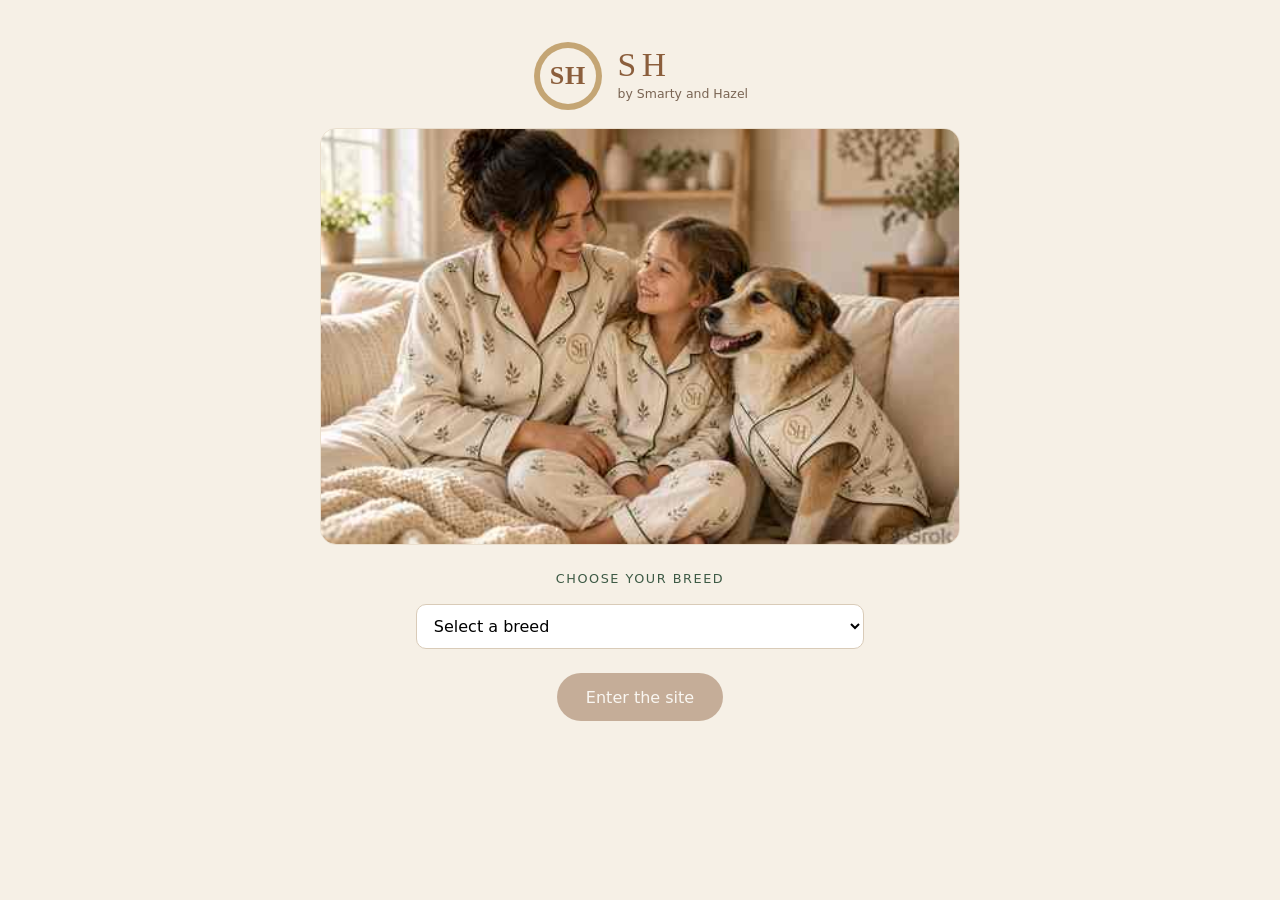
<file: profile.html>
<!DOCTYPE html>
<html lang="en">
<head>
  <meta charset="UTF-8" />
  <meta name="viewport" content="width=device-width, initial-scale=1" />
  <meta name="theme-color" content="#8b5e3c" />
  <meta name="apple-mobile-web-app-capable" content="yes" />
  <meta name="apple-mobile-web-app-title" content="SH" />
  <title>Your dog · SH</title>
  <link rel="manifest" href="manifest.json" />
  <link rel="icon" href="icon.svg" type="image/svg+xml" />
  <link rel="apple-touch-icon" href="icon.svg" />
  <link rel="stylesheet" href="css/styles.css" />
</head>
<body class="profile-page">
  <div class="wrap profile-wrap">
    <div class="logo-lockup" aria-label="SH by Smarty and Hazel">
      <svg class="logo-mark sh-mark" viewBox="0 0 72 72" width="72" height="72" aria-hidden="true">
        <circle cx="36" cy="36" r="34" fill="#c4a574"/>
        <circle cx="36" cy="36" r="28" fill="#f6f0e6"/>
        <text x="36" y="44" text-anchor="middle" font-family="Georgia, Times New Roman, serif" font-size="26" font-weight="700" fill="#8b5e3c" letter-spacing="1">SH</text>
      </svg>
      <div>
        <div class="logo-name">SH</div>
        <div class="logo-by">by Smarty and Hazel</div>
      </div>
    </div>

    <div class="preview family-shot">
      <img id="family-img" alt="Family and dog in matching SH pyjamas" />
    </div>

    <label class="breed-label" for="breed">Choose your breed</label>
    <select id="breed">
      <option value="">Select a breed</option>
      <option value="french-bulldog">French Bulldog</option>
      <option value="labrador">Labrador Retriever</option>
      <option value="golden-retriever">Golden Retriever</option>
      <option value="german-shepherd">German Shepherd</option>
      <option value="poodle">Poodle</option>
      <option value="bulldog">Bulldog</option>
      <option value="beagle">Beagle</option>
      <option value="rottweiler">Rottweiler</option>
      <option value="german-shorthaired-pointer">German Shorthaired Pointer</option>
      <option value="dachshund">Dachshund</option>
      <option value="corgi">Pembroke Welsh Corgi</option>
      <option value="australian-shepherd">Australian Shepherd</option>
      <option value="yorkshire-terrier">Yorkshire Terrier</option>
      <option value="cavalier">Cavalier King Charles Spaniel</option>
      <option value="doberman">Doberman Pinscher</option>
      <option value="boxer">Boxer</option>
      <option value="miniature-schnauzer">Miniature Schnauzer</option>
      <option value="border-collie">Border Collie</option>
      <option value="siberian-husky">Siberian Husky</option>
      <option value="shih-tzu">Shih Tzu</option>
    </select>

    <button class="btn enter" id="enter" type="button" disabled>Enter the site</button>
  </div>

  <script src="js/app.js"></script>
  <script>
    window._FAM = window._FAM || [];
    function showFamily() {
      const parts = (window._FAM || []).filter(Boolean);
      if (parts.length) {
        const uri = parts.join("");
        if (uri.indexOf("data:image") === 0) {
          document.getElementById("family-img").src = uri;
        }
      }
    }
    Promise.all([1,2,3,4,5,6].map(function (n) {
      return new Promise(function (resolve) {
        const s = document.createElement("script");
        s.src = "js/family-" + n + ".js?v=1";
        s.onload = function () { resolve(true); };
        s.onerror = function () { resolve(false); };
        document.body.appendChild(s);
      });
    })).then(showFamily);

    const select = document.getElementById("breed");
    const enter = document.getElementById("enter");
    const saved = localStorage.getItem("shd-breed");
    if (saved) select.value = saved;

    function sync() {
      const key = select.value;
      if (key) {
        localStorage.setItem("shd-breed", key);
        localStorage.setItem("shd-breed-label", select.options[select.selectedIndex].text);
        enter.disabled = false;
      } else {
        localStorage.removeItem("shd-breed");
        localStorage.removeItem("shd-breed-label");
        enter.disabled = true;
      }
    }
    select.addEventListener("change", sync);
    enter.addEventListener("click", function () {
      if (!select.value) return;
      window.location.href = "index.html";
    });
    sync();
  </script>
</body>
</html>
</file>
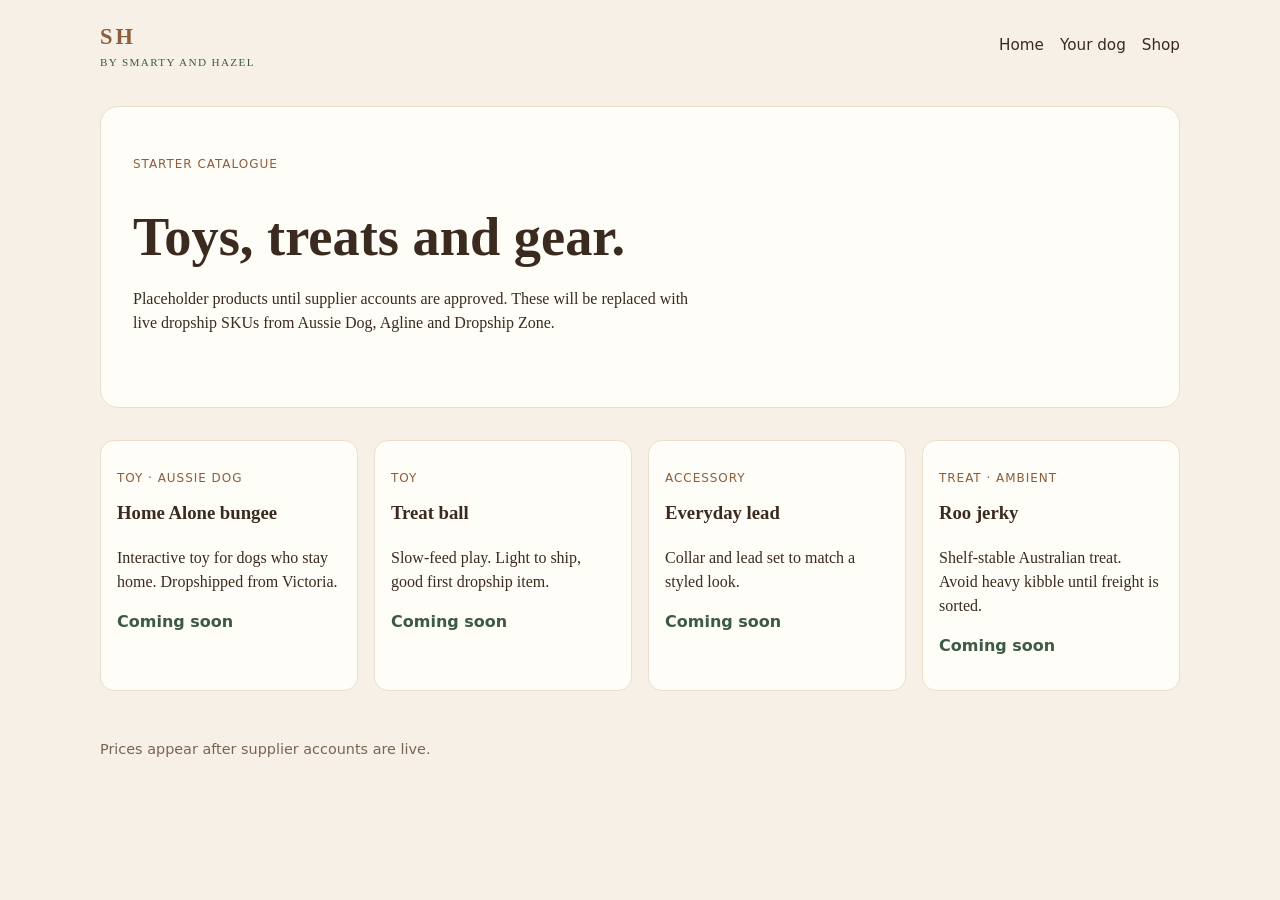
<file: shop.html>
<!DOCTYPE html>
<html lang="en">
<head>
  <meta charset="UTF-8" />
  <meta name="viewport" content="width=device-width, initial-scale=1" />
  <meta name="theme-color" content="#8b5e3c" />
  <meta name="apple-mobile-web-app-capable" content="yes" />
  <meta name="apple-mobile-web-app-title" content="SH" />
  <title>Shop · SH</title>
  <link rel="manifest" href="manifest.json" />
  <link rel="icon" href="icon.svg" type="image/svg+xml" />
  <link rel="apple-touch-icon" href="icon.svg" />
  <link rel="stylesheet" href="css/styles.css" />
</head>
<body>
  <div class="wrap">
    <header>
      <a class="brand" href="index.html">SH<small>by Smarty and Hazel</small></a>
      <nav>
        <a href="index.html">Home</a>
        <a href="profile.html">Your dog</a>
        <a href="shop.html">Shop</a>
      </nav>
    </header>

    <section class="hero">
      <p class="tag">Starter catalogue</p>
      <h1>Toys, treats and gear.</h1>
      <p>Placeholder products until supplier accounts are approved. These will be replaced with live dropship SKUs from Aussie Dog, Agline and Dropship Zone.</p>
    </section>

    <div class="grid">
      <article class="card">
        <p class="tag">Toy · Aussie Dog</p>
        <h3>Home Alone bungee</h3>
        <p>Interactive toy for dogs who stay home. Dropshipped from Victoria.</p>
        <p class="price">Coming soon</p>
      </article>
      <article class="card">
        <p class="tag">Toy</p>
        <h3>Treat ball</h3>
        <p>Slow-feed play. Light to ship, good first dropship item.</p>
        <p class="price">Coming soon</p>
      </article>
      <article class="card">
        <p class="tag">Accessory</p>
        <h3>Everyday lead</h3>
        <p>Collar and lead set to match a styled look.</p>
        <p class="price">Coming soon</p>
      </article>
      <article class="card">
        <p class="tag">Treat · ambient</p>
        <h3>Roo jerky</h3>
        <p>Shelf-stable Australian treat. Avoid heavy kibble until freight is sorted.</p>
        <p class="price">Coming soon</p>
      </article>
    </div>

    <footer>Prices appear after supplier accounts are live.</footer>
  </div>
  <script src="js/app.js"></script>
</body>
</html>
</file>
<file: css/styles.css>
:root {
  --cream: #f6f0e6;
  --ink: #3b2a1f;
  --hazel: #8b5e3c;
  --gold: #c4a574;
  --green: #3d5a45;
  --white: #fffdf8;
}

* { box-sizing: border-box; }
html, body { margin: 0; padding: 0; }
body {
  font-family: Georgia, "Times New Roman", serif;
  background: var(--cream);
  color: var(--ink);
  line-height: 1.5;
}

a { color: var(--green); text-decoration: none; }
img { max-width: 100%; height: auto; }

.wrap { width: min(1080px, calc(100% - 2rem)); margin: 0 auto; }

header {
  display: flex;
  align-items: center;
  justify-content: space-between;
  gap: 1rem;
  padding: 1.25rem 0;
}
.brand { font-weight: 700; letter-spacing: 0.14em; text-transform: uppercase; color: var(--hazel); font-size: 1.4rem; }
.brand small { display: block; font-weight: 400; letter-spacing: 0.12em; font-size: 0.7rem; color: var(--green); }
nav { display: flex; gap: 1rem; font-family: system-ui, sans-serif; font-size: 0.95rem; }
nav a { color: var(--ink); }

.hero {
  background: var(--white);
  border: 1px solid #eadfce;
  border-radius: 18px;
  padding: 3rem 2rem;
  margin: 1rem 0 2rem;
}
.hero h1 { margin: 0 0 0.5rem; font-size: clamp(2rem, 5vw, 3.4rem); }
.hero p { margin: 0 0 1.5rem; max-width: 36rem; }

.sh-hit {
  display: inline-flex;
  align-items: center;
  gap: 0.75rem;
  background: none;
  border: 0;
  padding: 0;
  margin: 0 0 1.25rem;
  cursor: pointer;
  color: var(--hazel);
  font-family: system-ui, sans-serif;
  font-size: 0.85rem;
  letter-spacing: 0.08em;
  text-transform: uppercase;
}
.sh-hit:hover svg { transform: scale(1.04); }
.sh-hit svg { display: block; transition: transform 0.2s ease; }

.btn {
  display: inline-block;
  background: var(--hazel);
  color: white;
  padding: 0.75rem 1.1rem;
  border-radius: 999px;
  font-family: system-ui, sans-serif;
  margin-right: 0.5rem;
  border: 0;
  cursor: pointer;
}
.btn[disabled] { opacity: 0.45; cursor: not-allowed; }
.btn.ghost { background: transparent; color: var(--hazel); border: 1px solid var(--hazel); }

.grid { display: grid; grid-template-columns: repeat(auto-fit, minmax(220px, 1fr)); gap: 1rem; }
.card {
  background: var(--white);
  border: 1px solid #eadfce;
  border-radius: 14px;
  padding: 1rem;
}
.card h3 { margin-top: 0; }
.price { font-family: system-ui, sans-serif; color: var(--green); font-weight: 600; }
.tag { font-family: system-ui, sans-serif; font-size: 0.75rem; color: var(--hazel); text-transform: uppercase; letter-spacing: 0.08em; }

.breed-panel {
  width: min(560px, calc(100% - 2rem));
  border: 1px solid #eadfce;
  border-radius: 18px;
  padding: 1.25rem 1.4rem 1.6rem;
  background: var(--white);
  color: var(--ink);
}
.breed-panel::backdrop { background: rgba(59, 42, 31, 0.45); }
.panel-top {
  display: flex;
  justify-content: space-between;
  align-items: center;
  margin-bottom: 0.75rem;
}
.film { margin-top: 0.25rem; }
.film-video {
  width: 100%;
  display: block;
  border-radius: 12px;
  background: #3b2a1f;
  margin: 0.6rem 0 0.8rem;
  aspect-ratio: 16 / 9;
}
.film-frame {
  min-height: 8rem;
  margin: 0.6rem 0 0.8rem;
  padding: 1rem;
  border-radius: 12px;
  background: #3b2a1f;
  color: #f6f0e6;
  display: flex;
  align-items: center;
}

form { display: grid; gap: 0.75rem; max-width: 28rem; }
input, select, textarea {
  font: inherit;
  padding: 0.7rem 0.8rem;
  border: 1px solid #d9cbb8;
  border-radius: 10px;
  background: white;
}
footer { padding: 3rem 0; color: #7a6554; font-family: system-ui, sans-serif; font-size: 0.9rem; }

.profile-page {
  min-height: 100vh;
  display: flex;
  align-items: flex-start;
}
.profile-wrap {
  width: min(640px, calc(100% - 2rem));
  padding: 2.5rem 0 4rem;
  display: flex;
  flex-direction: column;
  align-items: center;
  text-align: center;
  gap: 1rem;
}
.logo-lockup {
  display: flex;
  align-items: center;
  justify-content: center;
  gap: 0.85rem;
  text-align: left;
}
.logo-name {
  font-size: 2.1rem;
  letter-spacing: 0.16em;
  text-transform: uppercase;
  color: var(--hazel);
  line-height: 1;
}
.logo-by {
  font-family: system-ui, sans-serif;
  font-size: 0.78rem;
  color: #7a6554;
  margin-top: 0.2rem;
}
.breed-label {
  font-family: system-ui, sans-serif;
  font-size: 0.8rem;
  letter-spacing: 0.12em;
  text-transform: uppercase;
  color: var(--green);
  margin-top: 0.5rem;
}
.profile-wrap select {
  width: 100%;
  max-width: 28rem;
  font-family: system-ui, sans-serif;
}
.preview {
  background: var(--white);
  border: 1px solid #eadfce;
  border-radius: 16px;
  overflow: hidden;
  width: 100%;
}
.preview img,
.preview svg {
  display: block;
  width: 100%;
  height: auto;
}
.btn.enter {
  margin: 0.5rem 0 0;
  padding: 0.9rem 1.8rem;
  font-size: 1rem;
}
</file>
